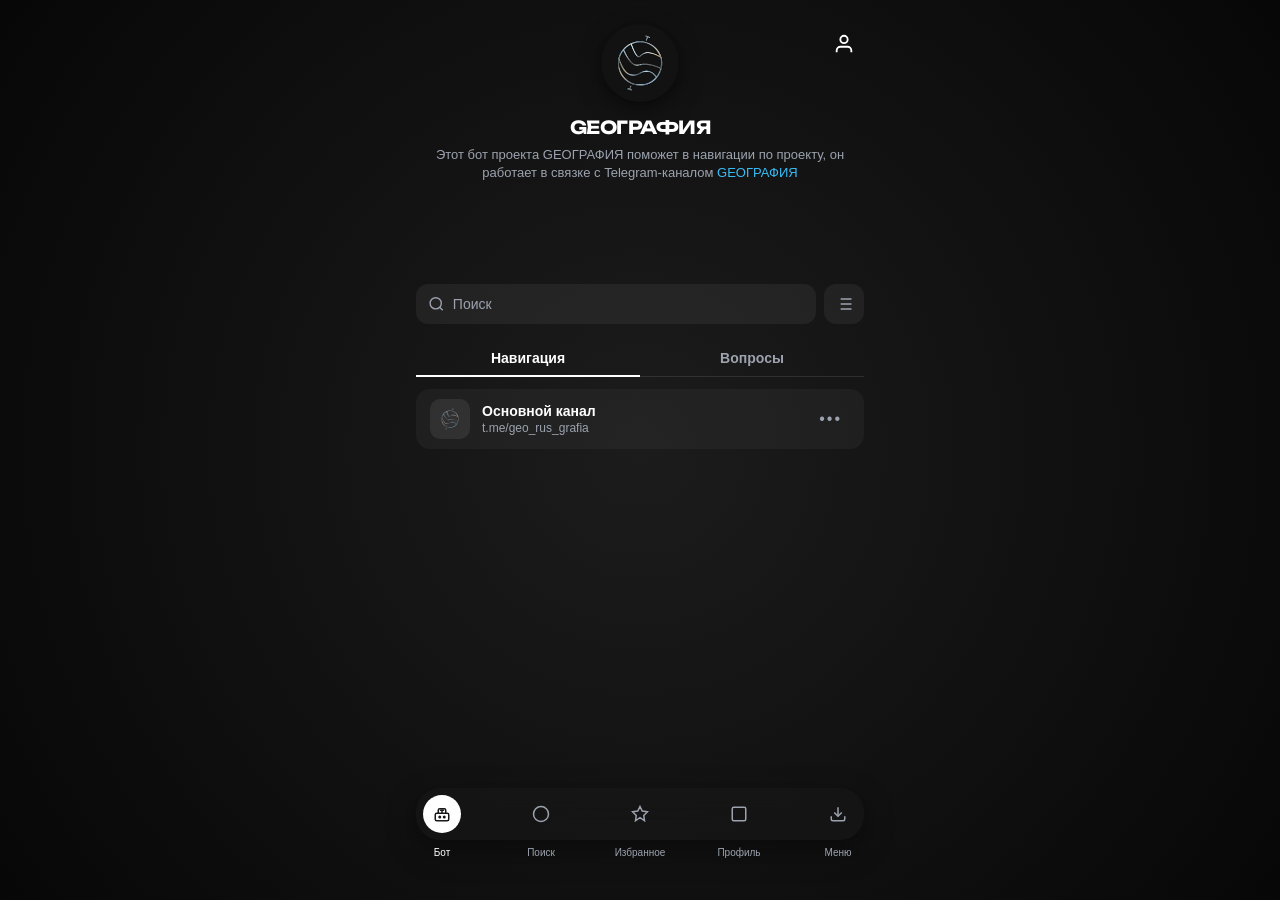
<file: index.html>
<!DOCTYPE html>
<html lang="ru">
<head>
    <meta charset="UTF-8">
    <meta name="viewport" content="width=device-width, initial-scale=1.0, maximum-scale=1.0, user-scalable=no, viewport-fit=cover">
    <title>GEOГРАФИЯ</title>
    
    <link rel="preconnect" href="https://fonts.googleapis.com">
    <link rel="preconnect" href="https://fonts.gstatic.com" crossorigin>
    <link href="https://fonts.googleapis.com/css2?family=Unbounded:wght@400;700;900&display=swap" rel="stylesheet">

    <script src="https://telegram.org/js/telegram-web-app.js"></script>
    <link rel="stylesheet" href="style.css">
</head>
<body>
    <div class="mobile-wrapper">
        <header class="mobile-header">
            <a href="#" class="profile-btn" id="profileBtn" title="Мой geo.geo">
                <svg viewBox="0 0 24 24" fill="none" stroke="currentColor" stroke-width="2">
                    <path d="M20 21v-2a4 4 0 0 0-4-4H8a4 4 0 0 0-4 4v2"/>
                    <circle cx="12" cy="7" r="4"/>
                </svg>
            </a>
            <div class="logo-wrapper" id="logoContainer">
                <img src="images/geo_logo.png" alt="Geo Logo" class="logo">
            </div>
            <h1 class="unbounded-title" id="unboundedTitle">GEOГРАФИЯ</h1>
            <p class="header-desc" id="headerDesc">
                Этот бот проекта GEOГРАФИЯ поможет в навигации по проекту, он работает в связке с Telegram-каналом <a href="https://t.me/geo_rus_grafia" class="accent-link" target="_blank">GEOГРАФИЯ</a>
            </p>
        </header>

<div class="auth-inline-form" id="authInlineForm">
    <div class="auth-input-container" id="authInputContainer">
        <input type="text" id="auth-login-input" class="auth-login-input" placeholder="ваш логин" autocomplete="username">
        <span class="auth-login-suffix">@geo.geo</span>
    </div>
    
    <div class="auth-login-display" id="authLoginDisplay" style="display: none;">
        <span class="auth-display-text" id="authDisplayText"></span>
        <span class="auth-login-suffix">@geo.geo</span>
    </div>
    
    <button class="auth-edit-btn" id="authEditBtn" style="display: none;">
        <svg viewBox="0 0 24 24" fill="none" stroke="currentColor" stroke-width="2" stroke-linecap="round" stroke-linejoin="round">
            <path d="M12 20h9"/>
            <path d="M16.5 3.5a2.121 2.121 0 0 1 3 3L7 19l-4 1 1-4L16.5 3.5z"/>
        </svg>
        Изменить
    </button>
</div>

        <div class="page-content active" id="page-bot">
            <div class="search-section collapsible-element">
                <div class="search-bar">
                    <svg class="search-icon" viewBox="0 0 24 24" fill="none" stroke="currentColor" stroke-width="2"><circle cx="11" cy="11" r="8"/><path d="M21 21l-4.35-4.35"/></svg>
                    <input type="text" placeholder="Поиск" autocomplete="off">
                </div>
                <button class="view-toggle-btn">
                    <svg viewBox="0 0 24 24" fill="none" stroke="currentColor" stroke-width="2"><path d="M8 6h13M8 12h13M8 18h13M3 6h.01M3 12h.01M3 18h.01"/></svg>
                </button>
            </div>

            <div class="tabs-row collapsible-element">
                <button class="tab-btn active" data-tab="tab-navigation">Навигация</button>
                <button class="tab-btn" data-tab="tab-questions">Вопросы</button>
                <div class="tabs-indicator"></div>
            </div>

            <main class="list-container tab-content collapsible-element" id="tab-navigation" style="display: flex;">

                <div class="list-item">
                    <div class="item-icon-box">
                        <img src="images/geo_logo.png" alt="Geo" class="list-logo">
                    </div>
                    <div class="item-info">
                        <span class="item-title">Основной канал</span>
                        <span class="item-subtitle">t.me/geo_rus_grafia</span>
                    </div>
                    <button class="item-menu-btn">•••</button>
                </div>
            </main>

            <main class="list-container tab-content collapsible-element" id="tab-questions" style="display: none;">

                <div class="list-item">
                    <div class="item-icon-box">
                        <img src="images/geo_logo.png" alt="Geo" class="list-logo">
                    </div>
                    <div class="item-info">
                        <span class="item-title">Часто задаваемые вопросы</span>
                        <span class="item-subtitle">База знаний проекта GEOГРАФИЯ</span>
                    </div>
                    <button class="item-menu-btn">•••</button>
                </div>
            </main>
        </div>

        <div class="page-content" id="page-search"></div>
        <div class="page-content" id="page-favorites"></div>
        <div class="page-content" id="page-profile"></div>
        <div class="page-content" id="page-menu"></div>

        <nav class="bottom-nav" id="bottomNav">
            <button class="nav-icon-btn active" data-page="page-bot" title="Бот">
                <div class="nav-icon-wrapper">
                    <svg viewBox="0 0 24 24" fill="none" stroke="currentColor" stroke-width="2" stroke-linecap="round" stroke-linejoin="round">
                        <rect x="3" y="11" width="18" height="10" rx="2"/>
                        <circle cx="9" cy="16" r="1"/>
                        <circle cx="15" cy="16" r="1"/>
                        <path d="M12 11V7"/>
                        <path d="M10 7h4"/>
                        <path d="M7 11V7a2 2 0 0 1 2-2h6a2 2 0 0 1 2 2v4"/>
                    </svg>
                </div>
                <span class="nav-label">Бот</span>
            </button>
            <button class="nav-icon-btn" data-page="page-search" title="Поиск">
                <div class="nav-icon-wrapper">
                    <svg viewBox="0 0 24 24" fill="none" stroke="currentColor" stroke-width="2"><circle cx="12" cy="12" r="10"/></svg>
                </div>
                <span class="nav-label">Поиск</span>
            </button>
            <button class="nav-icon-btn" data-page="page-favorites" title="Избранное">
                <div class="nav-icon-wrapper">
                    <svg viewBox="0 0 24 24" fill="none" stroke="currentColor" stroke-width="2"><polygon points="12 2 15 8 22 9 17 14 18 21 12 17 6 21 7 14 2 9 9 8 12 2"/></svg>
                </div>
                <span class="nav-label">Избранное</span>
            </button>
            <button class="nav-icon-btn" data-page="page-profile" title="Профиль">
                <div class="nav-icon-wrapper">
                    <svg viewBox="0 0 24 24" fill="none" stroke="currentColor" stroke-width="2"><rect x="3" y="3" width="18" height="18" rx="2"/></svg>
                </div>
                <span class="nav-label">Профиль</span>
            </button>
            <button class="nav-icon-btn" data-page="page-menu" title="Меню">
                <div class="nav-icon-wrapper">
                    <svg viewBox="0 0 24 24" fill="none" stroke="currentColor" stroke-width="2"><path d="M21 15v4a2 2 0 0 1-2 2H5a2 2 0 0 1-2-2v-4"/><polyline points="7 10 12 15 17 10"/><line x1="12" y1="15" x2="12" y2="3"/></svg>
                </div>
                <span class="nav-label">Меню</span>
            </button>
        </nav>

        <!-- Контекстное меню -->
<div class="context-menu" id="contextMenu">
    <button class="context-menu-item">
        <svg viewBox="0 0 24 24" fill="none" stroke="currentColor" stroke-width="2" stroke-linecap="round" stroke-linejoin="round">
            <circle cx="12" cy="12" r="10"/>
            <path d="M12 16v-4"/>
            <path d="M12 8h.01"/>
        </svg>
        Что это?
    </button>
</div>
    </div>

    <div class="sheet-backdrop" id="sheetBackdrop">
        <div class="bottom-sheet" id="bottomSheet">
            <div class="sheet-handle-bar" id="sheetHandle">
                <div class="sheet-handle-line"></div>
            </div>
            <div class="sheet-content">
                <h2 class="sheet-title">Аккаунт @geo.geo</h2>
                <p class="sheet-text">Здесь будет находиться информация и настройки вашего аккаунта внутри проекта GEOГРАФИЯ.</p>
            </div>
        </div>
    </div>

<script src="welcome-greeting.js"></script>

<script>
window.addEventListener('DOMContentLoaded', () => {
    if (window.Telegram && window.Telegram.WebApp) {
        const tg = window.Telegram.WebApp;
        tg.ready();
        tg.expand();
        if (tg.setHeaderColor) tg.setHeaderColor('#070707');
    }

    function triggerHaptic() {
        if (window.Telegram && window.Telegram.WebApp && window.Telegram.WebApp.HapticFeedback) {
            const haptic = window.Telegram.WebApp.HapticFeedback;
            haptic.impactOccurred('light');
            setTimeout(() => haptic.impactOccurred('light'), 70);
        } else if (navigator.vibrate) {
            navigator.vibrate([15, 40, 15]);
        }
    }

    const navButtons = document.querySelectorAll('.nav-icon-btn');
    const pageContents = document.querySelectorAll('.page-content');
    const headerDesc = document.getElementById('headerDesc');
    const unboundedTitle = document.getElementById('unboundedTitle');
    const logoContainer = document.getElementById('logoContainer');

    const pageDescriptions = {
        'page-bot': 'Этот бот проекта GEOГРАФИЯ поможет в навигации по проекту, он работает в связке с Telegram-каналом <a href="https://t.me/geo_rus_grafia" class="accent-link" target="_blank">GEOГРАФИЯ</a>',
        'page-search': 'Поиск по разделам и материалам проекта <a href="https://t.me/geo_rus_grafia" class="accent-link" target="_blank">GEOГРАФИЯ</a>',
        'page-favorites': 'Ваши избранные разделы и сохранённые материалы <a href="https://t.me/geo_rus_grafia" class="accent-link" target="_blank">GEOГРАФИЯ</a>',
        'page-profile': 'Ваш профиль и настройки аккаунта <a href="https://t.me/geo_rus_grafia" class="accent-link" target="_blank">GEOГРАФИЯ</a>',
        'page-menu': 'Дополнительные функции и настройки <a href="https://t.me/geo_rus_grafia" class="accent-link" target="_blank">GEOГРАФИЯ</a>'
    };

    function switchPage(pageId) {
        const currentPage = document.querySelector('.page-content.active');
        const targetPage = document.getElementById(pageId);
        if (!targetPage || currentPage === targetPage) return;
        navButtons.forEach(btn => {
            if (btn.dataset.page === pageId) btn.classList.add('active');
            else btn.classList.remove('active');
        });
        if (currentPage) {
            currentPage.querySelectorAll('.collapsible-element').forEach(el => {
                el.style.transition = 'transform 0.2s ease, opacity 0.15s ease, filter 0.15s ease';
                el.style.opacity = '0'; el.style.filter = 'blur(12px)'; el.style.transform = 'translateY(40px) scale(0.97)'; el.style.pointerEvents = 'none';
            });
        }
        setTimeout(() => {
            pageContents.forEach(page => { page.classList.remove('active'); page.style.display = 'none'; });
            targetPage.style.display = 'block';
            targetPage.classList.add('active');
            const targetElements = targetPage.querySelectorAll('.collapsible-element');
            targetElements.forEach(el => {
                el.style.transition = 'none'; el.style.opacity = '0'; el.style.filter = 'blur(12px)'; el.style.transform = 'translateY(40px) scale(0.97)'; el.style.pointerEvents = 'none';
            });
            requestAnimationFrame(() => {
                targetElements.forEach((el, index) => {
                    setTimeout(() => {
                        el.style.transition = 'transform 0.4s cubic-bezier(0.16, 1, 0.3, 1), opacity 0.3s ease, filter 0.3s ease';
                        el.style.opacity = '1'; el.style.filter = 'blur(0)'; el.style.transform = 'translateY(0) scale(1)'; el.style.pointerEvents = 'auto';
                    }, index * 50);
                });
            });
            if (pageDescriptions[pageId] && !document.querySelector('.mobile-wrapper').classList.contains('auth-mode')) {
                headerDesc.classList.add('blur-transition');
                setTimeout(() => { headerDesc.innerHTML = pageDescriptions[pageId]; headerDesc.classList.remove('blur-transition'); }, 180);
            }
        }, 200);
    }

    navButtons.forEach(btn => {
        btn.addEventListener('click', () => {
            const pageId = btn.dataset.page;
            if (!pageId) return;
            triggerHaptic();
            switchPage(pageId);
        });
    });

    // ====== КОНТЕКСТНОЕ МЕНЮ ======
    const contextMenu = document.getElementById('contextMenu');
    const menuButtons = document.querySelectorAll('.item-menu-btn');

    menuButtons.forEach(btn => {
        btn.addEventListener('click', (e) => {
            e.preventDefault();
            e.stopPropagation();
            triggerHaptic();
            
            const rect = btn.getBoundingClientRect();
            const menuWidth = 140;
            const menuHeight = 50;
            
            let left = rect.left;
            let top = rect.bottom + 8;
            
            if (left + menuWidth > window.innerWidth - 16) {
                left = window.innerWidth - menuWidth - 16;
            }
            
            if (top + menuHeight > window.innerHeight - 80) {
                top = rect.top - menuHeight - 8;
            }
            
            contextMenu.style.left = left + 'px';
            contextMenu.style.top = top + 'px';
            contextMenu.classList.add('active');
        });
    });

    document.addEventListener('click', (e) => {
        if (contextMenu && !contextMenu.contains(e.target)) {
            contextMenu.classList.remove('active');
        }
    });

    document.addEventListener('scroll', () => {
        if (contextMenu) contextMenu.classList.remove('active');
    });

    const tabBtns = document.querySelectorAll('.tab-btn');
    const tabContents = document.querySelectorAll('.tab-content');
    const tabsIndicator = document.querySelector('.tabs-indicator');
    function moveIndicator(btn, instant = false) {
        if (instant) tabsIndicator.style.transition = 'none';
        tabsIndicator.style.width = btn.offsetWidth + 'px';
        tabsIndicator.style.left = btn.offsetLeft + 'px';
        if (instant) { tabsIndicator.offsetHeight; tabsIndicator.style.transition = 'left 0.3s cubic-bezier(0.4, 0, 0.2, 1), width 0.3s cubic-bezier(0.4, 0, 0.2, 1)'; }
    }
    const activeTabBtn = document.querySelector('.tab-btn.active');
    if (activeTabBtn) moveIndicator(activeTabBtn, true);
    tabBtns.forEach(btn => {
        btn.addEventListener('click', () => {
            const targetTabId = btn.getAttribute('data-tab');
            const targetContent = document.getElementById(targetTabId);
            if (btn.classList.contains('active')) return;
            triggerHaptic();
            tabBtns.forEach(b => b.classList.remove('active'));
            btn.classList.add('active');
            moveIndicator(btn, false);
            const currentContent = Array.from(tabContents).find(c => c.style.display === 'flex');
            if (currentContent && currentContent !== targetContent) {
                currentContent.style.transition = 'transform 0.2s ease, opacity 0.15s ease, filter 0.15s ease';
                currentContent.style.opacity = '0'; currentContent.style.filter = 'blur(12px)'; currentContent.style.transform = 'translateY(40px) scale(0.97)'; currentContent.style.pointerEvents = 'none';
                setTimeout(() => {
                    currentContent.style.display = 'none';
                    targetContent.style.display = 'flex';
                    targetContent.style.opacity = '0'; targetContent.style.filter = 'blur(12px)'; targetContent.style.transform = 'translateY(40px) scale(0.97)'; targetContent.style.pointerEvents = 'none';
                    requestAnimationFrame(() => {
                        requestAnimationFrame(() => {
                            targetContent.style.transition = 'transform 0.4s cubic-bezier(0.16, 1, 0.3, 1), opacity 0.3s ease, filter 0.3s ease';
                            targetContent.style.opacity = '1'; targetContent.style.filter = 'blur(0)'; targetContent.style.transform = 'translateY(0) scale(1)'; targetContent.style.pointerEvents = 'auto';
                        });
                    });
                }, 200);
            }
        });
    });

    // ====== АВТОРИЗАЦИЯ ======
    const profileBtn = document.getElementById('profileBtn');
    const mobileWrapper = document.querySelector('.mobile-wrapper');
    const authInlineForm = document.getElementById('authInlineForm');
    const authLoginInput = document.getElementById('auth-login-input');
    const authInputContainer = document.getElementById('authInputContainer');
    const authLoginDisplay = document.getElementById('authLoginDisplay');
    const authDisplayText = document.getElementById('authDisplayText');
    const authEditBtn = document.getElementById('authEditBtn');
    const sheetBackdrop = document.getElementById('sheetBackdrop');
    const bottomSheet = document.getElementById('bottomSheet');
    const sheetHandle = document.getElementById('sheetHandle');
    let isAuthMode = false;
    let authTypingTimeout = null;
    let isEditMode = false;

    function openSheet() {
        triggerHaptic();
        sheetBackdrop.classList.add('active');
    }
    
    function closeSheet() {
        triggerHaptic();
        sheetBackdrop.classList.remove('active');
        if (bottomSheet) {
            bottomSheet.style.transition = 'transform 0.35s cubic-bezier(0.16, 1, 0.3, 1)';
            bottomSheet.style.transform = '';
        }
        
        // Сбрасываем заголовок и текст через 350мс (после закрытия)
        setTimeout(() => {
            const sheetTitle = document.querySelector('.sheet-title');
            const sheetText = document.querySelector('.sheet-text');
            
            if (sheetTitle) {
                sheetTitle.textContent = 'Аккаунт @geo.geo';
            }
            
            if (sheetText) {
                sheetText.textContent = 'Здесь будет находиться информация и настройки вашего аккаунта внутри проекта GEOГРАФИЯ.';
            }
        }, 350);
    }

    function showLoginDisplay(value) {
        authInputContainer.style.transition = 'opacity 0.2s ease, filter 0.2s ease';
        authInputContainer.style.opacity = '0';
        authInputContainer.style.filter = 'blur(12px)';
        setTimeout(() => {
            authInputContainer.style.display = 'none';
            authInputContainer.style.opacity = '';
            authInputContainer.style.filter = '';
            authInputContainer.style.transition = '';
            authDisplayText.textContent = value;
            authLoginDisplay.style.display = 'flex';
            authEditBtn.style.display = 'flex';
            requestAnimationFrame(() => {
                authLoginDisplay.classList.add('visible');
                setTimeout(() => authEditBtn.classList.add('visible'), 150);
            });
        }, 200);
    }

    if (authLoginInput) {
        authLoginInput.addEventListener('input', () => {
            const value = authLoginInput.value.trim();
            if (authTypingTimeout) clearTimeout(authTypingTimeout);
            
            if (!value) {
                authInputContainer.style.display = 'flex';
                authInputContainer.style.opacity = '1';
                authInputContainer.style.filter = 'blur(0)';
                authLoginDisplay.classList.remove('visible');
                authEditBtn.classList.remove('visible');
                setTimeout(() => {
                    authLoginDisplay.style.display = 'none';
                    authEditBtn.style.display = 'none';
                }, 300);
                return;
            }
            
            authTypingTimeout = setTimeout(() => {
                showLoginDisplay(value);
                isEditMode = false;
            }, 2000);
        });
    }

    if (authEditBtn) {
        authEditBtn.addEventListener('click', () => {
            triggerHaptic();
            isEditMode = true;
            authLoginDisplay.classList.remove('visible');
            authEditBtn.classList.remove('visible');
            setTimeout(() => {
                authLoginDisplay.style.display = 'none';
                authEditBtn.style.display = 'none';
                authInputContainer.style.display = 'flex';
                authInputContainer.style.opacity = '0';
                authInputContainer.style.filter = 'blur(12px)';
                requestAnimationFrame(() => {
                    authInputContainer.style.transition = 'transform 0.4s cubic-bezier(0.16, 1, 0.3, 1), opacity 0.3s ease, filter 0.3s ease';
                    authInputContainer.style.opacity = '1';
                    authInputContainer.style.filter = 'blur(0)';
                });
                authLoginInput.focus();
                
                if (authTypingTimeout) clearTimeout(authTypingTimeout);
                authTypingTimeout = setTimeout(() => {
                    const currentValue = authLoginInput.value.trim();
                    if (currentValue) {
                        showLoginDisplay(currentValue);
                    } else {
                        authInputContainer.style.display = 'flex';
                        authInputContainer.style.opacity = '1';
                        authInputContainer.style.filter = 'blur(0)';
                    }
                    isEditMode = false;
                }, 3000);
            }, 300);
        });
    }

    profileBtn.addEventListener('click', (e) => {
        e.preventDefault();
        triggerHaptic();
        isAuthMode = !isAuthMode;
        if (isAuthMode) {
            profileBtn.classList.add('morphing');
            setTimeout(() => {
                profileBtn.innerHTML = '<svg viewBox="0 0 24 24" fill="none" stroke="currentColor" stroke-width="2"><path d="M19 12H5M12 19l-7-7 7-7"/></svg>';
                profileBtn.classList.remove('morphing');
            }, 150);
            profileBtn.setAttribute('title', 'Назад');
            mobileWrapper.classList.add('auth-mode');
            if (authInlineForm) setTimeout(() => authInlineForm.classList.add('visible'), 300);
            document.querySelectorAll('.page-content.active .collapsible-element').forEach(el => {
                el.style.transition = 'transform 0.2s ease, opacity 0.15s ease, filter 0.15s ease';
                el.style.opacity = '0'; el.style.filter = 'blur(12px)'; el.style.transform = 'translateY(40px) scale(0.97)'; el.style.pointerEvents = 'none';
            });
            headerDesc.classList.add('blur-transition');
            setTimeout(() => {
                headerDesc.innerHTML = 'Авторизуйтесь с вашим внутренним аккаунтом <a href="#" class="accent-link" id="authLink">@geo.geo</a>';
                headerDesc.classList.remove('blur-transition');
                document.getElementById('authLink').addEventListener('click', (linkEvent) => { linkEvent.preventDefault(); openSheet(); });
            }, 180);
            unboundedTitle.classList.add('blur-transition');
            setTimeout(() => { unboundedTitle.textContent = 'АВТОРИЗАЦИЯ'; unboundedTitle.classList.remove('blur-transition'); }, 180);
            logoContainer.classList.add('blur-transition');
            setTimeout(() => { logoContainer.innerHTML = '<span class="at-symbol">@</span>'; logoContainer.classList.remove('blur-transition'); }, 180);
            document.getElementById('bottomNav').classList.add('hidden');
        } else {
            profileBtn.classList.add('morphing');
            setTimeout(() => {
                profileBtn.innerHTML = '<svg viewBox="0 0 24 24" fill="none" stroke="currentColor" stroke-width="2"><path d="M20 21v-2a4 4 0 0 0-4-4H8a4 4 0 0 0-4 4v2"/><circle cx="12" cy="7" r="4"/></svg>';
                profileBtn.classList.remove('morphing');
            }, 150);
            profileBtn.setAttribute('title', 'Мой geo.geo');
            if (authInlineForm) authInlineForm.classList.remove('visible');
            if (authTypingTimeout) clearTimeout(authTypingTimeout);
            headerDesc.classList.add('blur-transition');
            setTimeout(() => {
                const activePage = document.querySelector('.page-content.active');
                headerDesc.innerHTML = activePage ? pageDescriptions[activePage.id] : 'Этот бот проекта GEOГРАФИЯ поможет в навигации по проекту, он работает в связке с Telegram-каналом <a href="https://t.me/geo_rus_grafia" class="accent-link" target="_blank">GEOГРАФИЯ</a>';
                headerDesc.classList.remove('blur-transition');
            }, 180);
            unboundedTitle.classList.add('blur-transition');
            setTimeout(() => { unboundedTitle.textContent = 'GEOГРАФИЯ'; unboundedTitle.classList.remove('blur-transition'); }, 180);
            logoContainer.classList.add('blur-transition');
            setTimeout(() => { logoContainer.innerHTML = '<img src="images/geo_logo.png" alt="Geo Logo" class="logo">'; logoContainer.classList.remove('blur-transition'); }, 180);
            setTimeout(() => {
                mobileWrapper.classList.remove('auth-mode');
                document.querySelectorAll('.page-content.active .collapsible-element').forEach(el => {
                    el.style.transition = 'transform 0.4s cubic-bezier(0.16, 1, 0.3, 1), opacity 0.3s ease, filter 0.3s ease';
                    el.style.opacity = '1'; el.style.filter = 'blur(0)'; el.style.transform = 'translateY(0) scale(1)'; el.style.pointerEvents = 'auto';
                });
            }, 200);
            document.getElementById('bottomNav').classList.remove('hidden');
        }
    });

    sheetBackdrop.addEventListener('click', (e) => { if (e.target === sheetBackdrop) closeSheet(); });
    sheetHandle.addEventListener('click', () => closeSheet());

    let startY = 0, currentY = 0, isDragging = false;
    bottomSheet.addEventListener('touchstart', (e) => { startY = e.touches[0].clientY; isDragging = true; bottomSheet.style.transition = 'none'; }, { passive: true });
    bottomSheet.addEventListener('touchmove', (e) => { if (!isDragging) return; currentY = e.touches[0].clientY; let diff = currentY - startY; if (diff > 0) bottomSheet.style.transform = `translateY(${diff}px)`; }, { passive: true });
    bottomSheet.addEventListener('touchend', () => {
        if (!isDragging) return;
        isDragging = false;
        let diff = currentY - startY;
        if (diff > 100) closeSheet();
        else { bottomSheet.style.transition = 'transform 0.35s cubic-bezier(0.16, 1, 0.3, 1)'; bottomSheet.style.transform = 'translateY(0)'; }
        startY = 0; currentY = 0;
    });

    function redirectToLink(url) {
        if (typeof injectGreetingStyles === 'function') injectGreetingStyles();
        document.querySelectorAll('.page-content.active .collapsible-element, .bottom-nav').forEach(el => {
            el.style.transition = 'transform 0.4s ease, opacity 0.3s ease, filter 0.3s ease';
            el.style.opacity = '0'; el.style.filter = 'blur(12px)'; el.style.transform = 'translateY(40px) scale(0.97)'; el.style.pointerEvents = 'none';
        });
        [logoContainer, unboundedTitle, headerDesc, profileBtn].forEach(el => {
            if (el) { el.style.transition = 'transform 0.4s ease, opacity 0.3s ease, filter 0.3s ease'; el.style.opacity = '0'; el.style.filter = 'blur(12px)'; el.style.transform = 'translateY(20px) scale(0.95)'; }
        });
        setTimeout(() => {
            const overlay = document.createElement('div');
            overlay.id = 'redirectOverlay';
            overlay.style.cssText = 'position: fixed; top: 0; left: 0; width: 100%; height: 100%; display: flex; align-items: center; justify-content: center; z-index: 9999; opacity: 0; transition: opacity 0.5s ease; overflow: hidden; background: transparent;';
            overlay.innerHTML = '<img src="images/geo_logo.png" alt="" style="position: absolute; top: 45%; right: -15%; width: 900px; height: auto; pointer-events: none; z-index: 1; opacity: 0; filter: blur(15px) brightness(0.9); transform-origin: center right; animation: intenseFloat 6s ease-in-out infinite alternate; transition: opacity 1.5s ease;" class="redirect-bg-logo"><div style="text-align: center; padding: 20px; font-family: \'Unbounded\', sans-serif; display: flex; flex-direction: column; align-items: center; position: relative; z-index: 10;"><div class="welcome-character-container state-loading revealed redirect-character" style="margin-bottom: 30px; opacity: 0; transform: translateY(-60px) scale(0.9); transition: opacity 0.6s ease, transform 0.6s cubic-bezier(0.16, 1, 0.3, 1);"><div class="char-loader"><div class="loader-dot"></div><div class="loader-dot"></div><div class="loader-dot"></div></div><div class="char-eyes"><div class="char-eye"><div class="char-pupil"></div></div><div class="char-eye"><div class="char-pupil"></div></div></div><div class="char-mouth"></div></div><div class="redirect-text-block" style="opacity: 0; transform: translateY(60px) scale(0.9); filter: blur(10px); transition: opacity 0.6s ease, transform 0.6s cubic-bezier(0.16, 1, 0.3, 1), filter 0.6s ease;"><h2 style="font-size: 20px; font-weight: 700; color: #ffffff; margin-bottom: 12px; letter-spacing: -0.5px;">ПЕРЕБРАСЫВАЕМ ВАС В НАШ СЕРВИС</h2><a href="' + url + '" target="_blank" style="font-size: 14px; color: #38bdf8; text-decoration: none;">' + url + '</a></div></div>';
            document.body.appendChild(overlay);
            requestAnimationFrame(() => {
                overlay.style.opacity = '1';
                const bgLogo = overlay.querySelector('.redirect-bg-logo');
                const character = overlay.querySelector('.redirect-character');
                const textBlock = overlay.querySelector('.redirect-text-block');
                setTimeout(() => { if (bgLogo) bgLogo.style.opacity = '0.25'; }, 200);
                setTimeout(() => { if (character) { character.style.opacity = '1'; character.style.transform = 'translateY(0) scale(1)'; } }, 100);
                setTimeout(() => { if (textBlock) { textBlock.style.opacity = '1'; textBlock.style.transform = 'translateY(0) scale(1)'; textBlock.style.filter = 'blur(0)'; } }, 250);
                function blinkCharacter() { if (!character || !document.contains(character)) return; character.classList.add('blinking'); setTimeout(() => { if (character) character.classList.remove('blinking'); }, 120); }
                setTimeout(() => blinkCharacter(), 800);
                setTimeout(() => blinkCharacter(), 1600);
                setTimeout(() => blinkCharacter(), 2400);
            });
            setTimeout(() => { window.open(url, '_blank'); setTimeout(() => window.location.reload(), 500); }, 3000);
        }, 400);
    }

    document.addEventListener('click', (e) => {
        const link = e.target.closest('a[href="https://t.me/geo_rus_grafia"]');
        if (link) { e.preventDefault(); triggerHaptic(); redirectToLink('https://t.me/geo_rus_grafia'); }
    });

    // ====== ИСЧЕЗНОВЕНИЕ ПРИ КЛИКЕ НА БЛОК ======
    const listItems = document.querySelectorAll('.list-item');

    listItems.forEach(item => {
        item.addEventListener('click', (e) => {
            if (e.target.closest('.item-menu-btn')) return;
            
            triggerHaptic();
            
            // Запоминаем позицию нажатого блока
            const rect = item.getBoundingClientRect();
            
            // Определяем, из какой вкладки блок
            const parentTab = item.closest('.tab-content');
            const isQuestionsTab = parentTab && parentTab.id === 'tab-questions';
            
            // Создаём копию блока-заглушки
            const clone = item.cloneNode(true);
            clone.classList.add('clone-item');
            clone.style.position = 'fixed';
            clone.style.left = rect.left + 'px';
            clone.style.top = rect.top + 'px';
            clone.style.width = rect.width + 'px';
            clone.style.zIndex = '100';
            clone.style.pointerEvents = 'none';
            clone.style.opacity = '1';
            clone.style.filter = 'blur(0)';
            clone.style.transform = 'scale(1)';
            clone.style.transition = 'top 1.2s cubic-bezier(0.16, 1, 0.3, 1), opacity 0.6s ease, filter 0.6s ease';
            clone.style.margin = '0';
            clone.style.display = 'flex';
            clone.style.alignItems = 'center';
            clone.style.overflow = 'visible';
            
            // Сразу убираем «•••» и ставим стрелочку (скрытую)
            const cloneMenuBtn = clone.querySelector('.item-menu-btn');
            if (cloneMenuBtn) {
                cloneMenuBtn.className = 'clone-arrow-btn';
                cloneMenuBtn.innerHTML = '<svg viewBox="0 0 24 24" fill="none" stroke="currentColor" stroke-width="2"><path d="M19 12H5M12 19l-7-7 7-7"/></svg>';
                cloneMenuBtn.style.opacity = '0';
                cloneMenuBtn.style.filter = 'blur(12px)';
                cloneMenuBtn.style.transition = 'opacity 0.6s ease, filter 0.6s ease';
            }
            
            // Вставляем копию ПОД оригинал
            document.body.appendChild(clone);
            
            // Все элементы исчезают
            const bottomNav = document.getElementById('bottomNav');
            const logoWrapper = document.getElementById('logoContainer');
            const title = document.getElementById('unboundedTitle');
            const desc = document.getElementById('headerDesc');
            const profileBtn = document.getElementById('profileBtn');
            const searchSection = document.querySelector('.search-section');
            const tabsRow = document.querySelector('.tabs-row');
            
            const allElements = [
                bottomNav, logoWrapper, title, desc, profileBtn, searchSection, tabsRow, item
            ];
            
            allElements.forEach(el => {
                if (el) {
                    el.style.setProperty('transition', 'opacity 0.6s ease, filter 0.6s ease', 'important');
                    el.style.setProperty('opacity', '0', 'important');
                    el.style.setProperty('filter', 'blur(12px)', 'important');
                    el.style.setProperty('pointer-events', 'none', 'important');
                }
            });
            
            // Копия поднимается вверх
            setTimeout(() => {
                clone.style.top = '20px';
            }, 600);
            
            // Подпись удаляется, стрелочка появляется, текст заменяется на новый (центрированный), кнопка растягивается
            setTimeout(() => {
                const subtitle = clone.querySelector('.item-subtitle');
                const titleEl = clone.querySelector('.item-title');
                
                // Запоминаем текст
                const titleText = titleEl ? titleEl.textContent : '';
                
                // Скрываем старый текст и подпись
                if (subtitle) {
                    subtitle.style.transition = 'opacity 0.4s ease, filter 0.4s ease';
                    subtitle.style.opacity = '0';
                    subtitle.style.filter = 'blur(12px)';
                }
                if (titleEl) {
                    titleEl.style.transition = 'opacity 0.4s ease, filter 0.4s ease';
                    titleEl.style.opacity = '0';
                    titleEl.style.filter = 'blur(8px)';
                }
                
                // Через 400мс — удаляем старые и создаём новый центрированный текст
                setTimeout(() => {
                    if (subtitle) subtitle.style.display = 'none';
                    if (titleEl) titleEl.style.display = 'none';
                    
                    // Создаём новый текст — независимый, по центру по вертикали с лого
                    const newTitle = document.createElement('span');
                    newTitle.className = 'item-title-new';
                    newTitle.textContent = titleText;
                    newTitle.style.position = 'absolute';
                    newTitle.style.left = '70px';
                    newTitle.style.right = '60px';
                    newTitle.style.top = '50%';
                    newTitle.style.transform = 'translateY(-50%)';
                    newTitle.style.fontSize = '22px';
                    newTitle.style.fontWeight = '600';
                    newTitle.style.color = '#ffffff';
                    newTitle.style.opacity = '0';
                    newTitle.style.filter = 'blur(8px)';
                    newTitle.style.transition = 'opacity 0.4s ease, filter 0.4s ease';
                    newTitle.style.whiteSpace = 'nowrap';
                    newTitle.style.overflow = 'hidden';
                    newTitle.style.textOverflow = 'ellipsis';
                    newTitle.style.textAlign = 'center';
                    
                    // Добавляем прямо в clone (не в item-info)
                    clone.appendChild(newTitle);
                    
                    // Проявляем новый текст
                    requestAnimationFrame(() => {
                        newTitle.style.opacity = '1';
                        newTitle.style.filter = 'blur(0)';
                    });
                }, 400);
                
                if (cloneMenuBtn) {
                    cloneMenuBtn.style.opacity = '1';
                    cloneMenuBtn.style.filter = 'blur(0)';
                    
                    clone.style.pointerEvents = 'auto';
                    cloneMenuBtn.style.pointerEvents = 'auto';
                    cloneMenuBtn.style.cursor = 'pointer';
                    
                    cloneMenuBtn.addEventListener('click', (ev) => {
                        ev.stopPropagation();
                        triggerHaptic();
                        
                        // Удаляем контент (если есть)
                        const existingContent = document.querySelector('.questions-content');
                        if (existingContent) {
                            existingContent.style.transition = 'opacity 0.4s ease, filter 0.4s ease';
                            existingContent.style.opacity = '0';
                            existingContent.style.filter = 'blur(12px)';
                            setTimeout(() => {
                                existingContent.remove();
                            }, 400);
                        }
                        
                        clone.style.transition = 'opacity 0.6s ease, filter 0.6s ease';
                        clone.style.opacity = '0';
                        clone.style.filter = 'blur(12px)';
                        
                        setTimeout(() => {
                            clone.remove();
                            
                            allElements.forEach(el => {
                                if (el) {
                                    el.style.removeProperty('transition');
                                    el.style.removeProperty('opacity');
                                    el.style.removeProperty('filter');
                                    el.style.removeProperty('pointer-events');
                                }
                            });
                        }, 600);
                    });
                }
                
                // Квадрат с лого — убираем фон, границы, размеры
                const iconBox = clone.querySelector('.item-icon-box');
                const logo = clone.querySelector('.list-logo');
                
                if (iconBox) {
                    iconBox.style.transition = 'background 0.6s ease, border-radius 0.6s ease, width 0.6s ease, height 0.6s ease, box-shadow 0.6s ease';
                    iconBox.style.background = 'transparent';
                    iconBox.style.borderRadius = '0';
                    iconBox.style.boxShadow = 'none';
                    iconBox.style.width = 'auto';
                    iconBox.style.height = 'auto';
                }
                
                // Лого увеличивается
                if (logo) {
                    logo.style.transition = 'width 0.6s ease, height 0.6s ease';
                    logo.style.width = '40px';
                    logo.style.height = '40px';
                }
                
                // Кнопка растягивается — становится верхней вкладкой
                clone.style.transition = 'left 0.6s cubic-bezier(0.16, 1, 0.3, 1), width 0.6s cubic-bezier(0.16, 1, 0.3, 1), top 0.6s cubic-bezier(0.16, 1, 0.3, 1), border-radius 0.6s ease, padding 0.6s ease';
                clone.style.left = '0px';
                clone.style.width = '100vw';
                clone.style.top = '0px';
                clone.style.borderRadius = '0 0 20px 20px';
                clone.style.padding = '16px 20px';
            }, 1800);
            
            // Если это вкладка "Вопросы" — показываем контент через 2400мс
            if (isQuestionsTab) {
                setTimeout(() => {
                    // Создаём контейнер для контента
                    const contentContainer = document.createElement('div');
                    contentContainer.className = 'questions-content';
                    contentContainer.style.cssText = `
                        position: fixed;
                        top: 90px;
                        left: 50%;
                        transform: translateX(-50%);
                        width: calc(100% - 32px);
                        max-width: 448px;
                        z-index: 90;
                        display: flex;
                        flex-direction: column;
                        gap: 10px;
                        pointer-events: auto;
                        opacity: 0;
                        filter: blur(12px);
                        transition: opacity 0.5s ease, filter 0.5s ease;
                    `;
                    
                    // Первый прямоугольник — кнопка с вопросом
                    const firstQuestion = document.createElement('button');
                    firstQuestion.className = 'question-item';
                    firstQuestion.textContent = 'Почему проект GEOГРАФИЯ приостановлен в разработке?';
                    firstQuestion.style.cssText = `
                        width: 100%;
                        background: rgba(255, 255, 255, 0.06);
                        backdrop-filter: blur(16px);
                        -webkit-backdrop-filter: blur(16px);
                        border: none;
                        border-radius: 14px;
                        padding: 16px 20px;
                        color: #ffffff;
                        font-size: 14px;
                        font-weight: 600;
                        text-align: left;
                        cursor: pointer;
                        opacity: 0;
                        filter: blur(12px);
                        transform: translateY(40px) scale(0.97);
                        transition: opacity 0.5s ease, filter 0.5s ease, transform 0.5s cubic-bezier(0.16, 1, 0.3, 1), background 0.2s ease;
                    `;
                    
                    contentContainer.appendChild(firstQuestion);
                    document.body.appendChild(contentContainer);
                    
                    // Плавное появление контейнера
                    requestAnimationFrame(() => {
                        contentContainer.style.opacity = '1';
                        contentContainer.style.filter = 'blur(0)';
                    });
                    
                    // Появление первого вопроса
                    setTimeout(() => {
                        firstQuestion.style.opacity = '1';
                        firstQuestion.style.filter = 'blur(0)';
                        firstQuestion.style.transform = 'translateY(0) scale(1)';
                    }, 200);
                    
                    // Hover-эффект для ПК
                    if (window.matchMedia('(hover: hover)').matches) {
                        firstQuestion.addEventListener('mouseenter', () => {
                            firstQuestion.style.background = 'rgba(255, 255, 255, 0.1)';
                        });
                        firstQuestion.addEventListener('mouseleave', () => {
                            firstQuestion.style.background = 'rgba(255, 255, 255, 0.06)';
                        });
                    }
                    
                    // Обработчик клика на вопрос — открываем bottom sheet с ответом
                    firstQuestion.addEventListener('click', () => {
                        triggerHaptic();
                        
                        // Обновляем содержимое bottom sheet
                        const sheetTitle = document.querySelector('.sheet-title');
                        const sheetText = document.querySelector('.sheet-text');
                        
                        if (sheetTitle) {
                            sheetTitle.textContent = 'Почему проект GEOГРАФИЯ приостановлен в разработке?';
                        }
                        
                        if (sheetText) {
                            sheetText.innerHTML = `
                                <svg viewBox="0 0 24 24" fill="none" stroke="currentColor" stroke-width="2" stroke-linecap="round" stroke-linejoin="round" style="width: 32px; height: 32px; margin: 0 auto 16px auto; display: block; color: #9ca3af;">
                                    <path d="M13 2L3 14h9l-1 8 10-12h-9l1-8z"/>
                                    <line x1="4" y1="4" x2="20" y2="20" stroke-width="2.5"/>
                                </svg>
                                <span style="text-align: left; display: block;">Разработка проекта GEOГРАФИЯ является частично приостановленной в связи с тем, что в регионе происхождения проекта происходят значительные и длительные нарушения в работе электроснабжения, интернет-услуг (как мобильных, так и WI-FI) и иных общественных благ. Работа в данных условиях практически невозможна и достаточно проблематична. Надеемся, что в скором времени работа над проектом возобновится в полном или относительно умеренном режиме!</span>
                            `;
                        }
                        
                        openSheet();
                    });
                }, 2400);
            }
        });
    });
});
</script>
</body>
</html>
</file>
<file: style.css>
* {
    margin: 0;
    padding: 0;
    box-sizing: border-box;
    -webkit-tap-highlight-color: transparent;
}

html, body {
    width: 100%;
    height: 100%;
    overflow-x: hidden;
    user-select: none;
    background: radial-gradient(circle at center, #1C1C1C 0%, #070707 100%);
    font-family: -apple-system, BlinkMacSystemFont, 'Segoe UI', Roboto, Helvetica, Arial, sans-serif;
    color: #ffffff;
}

.mobile-wrapper {
    display: flex;
    flex-direction: column;
    align-items: center;
    padding: 24px 16px;
    max-width: 480px;
    margin: 0 auto;
}

/* Шапка */
.mobile-header {
    display: flex;
    flex-direction: column;
    align-items: center;
    text-align: center;
    margin-bottom: 20px;
    position: relative;
    width: 100%;
}

/* Кнопка профиля / стрелки */
.profile-btn {
    position: absolute;
    top: 0;
    right: 0;
    width: 40px;
    height: 40px;
    background: transparent;
    border: none;
    border-radius: 50%;
    display: flex;
    align-items: center;
    justify-content: center;
    color: #ffffff;
    text-decoration: none;
    -webkit-tap-highlight-color: transparent;
    transition: background 0.2s ease, transform 0.15s ease, opacity 0.15s ease;
}

.profile-btn.morphing {
    transform: scale(0.85);
    opacity: 0.2;
}

@media (hover: hover) {
    .profile-btn:hover {
        background: rgba(255, 255, 255, 0.08);
    }
}

.profile-btn:hover {
    background: rgba(255, 255, 255, 0.15);
}

.profile-btn svg {
    width: 22px;
    height: 22px;
}

.logo-wrapper {
    width: 78px;
    height: 78px;
    background: #121212;
    border-radius: 50%;
    display: flex;
    align-items: center;
    justify-content: center;
    box-shadow: 0 8px 24px rgba(0, 0, 0, 0.4), 
                0 2px 6px rgba(0, 0, 0, 0.2);
    margin-bottom: 14px;
    transition: filter 0.35s ease, opacity 0.35s ease, transform 0.35s ease;
}

.logo {
    width: 62px;
    height: 62px;
    object-fit: contain;
}

/* Символ @ для логотипа в режиме авторизации */
.at-symbol {
    font-family: 'Unbounded', sans-serif;
    font-size: 32px;
    font-weight: 700;
    color: #ffffff;
}

/* Стили заголовка и текста */
.unbounded-title {
    font-family: 'Unbounded', sans-serif;
    font-size: 18px;
    font-weight: 700;
    margin-bottom: 8px;
    letter-spacing: -0.5px;
    transition: filter 0.35s ease, opacity 0.35s ease, transform 0.35s ease;
}

.header-desc {
    font-size: 13px;
    color: #9ca3af;
    line-height: 1.4;
    padding: 0 10px;
    transition: filter 0.35s ease, opacity 0.35s ease, transform 0.35s ease;
}

.blur-transition {
    opacity: 0;
    filter: blur(10px);
    transform: scale(0.98);
}

.accent-link {
    color: #38bdf8;
    text-decoration: none;
}

.accent-link:hover {
    text-decoration: underline;
}

/* Состояние появления остальных элементов */
.collapsible-element {
    opacity: 1;
    filter: blur(0);
    transform: translateY(0) scale(1);
    pointer-events: auto;
    width: 100%;
    transition: transform 0.4s cubic-bezier(0.16, 1, 0.3, 1), 
                opacity 0.3s ease, 
                filter 0.3s ease;
    transition-delay: 0s;
}

/* Уход элементов вниз при включении авторизации */
.mobile-wrapper.auth-mode .search-section,
.mobile-wrapper.auth-mode .tabs-row,
.mobile-wrapper.auth-mode .tab-content {
    opacity: 0;
    filter: blur(12px);
    transform: translateY(40px) scale(0.97);
    pointer-events: none;
    transition: transform 0.2s ease, opacity 0.15s ease, filter 0.15s ease;
    transition-delay: 0s;
}

/* Поиск */
.search-section {
    width: 100%;
    display: flex;
    gap: 8px;
    margin-bottom: 16px;
}

.search-bar {
    flex: 1;
    background: rgba(255, 255, 255, 0.06);
    border-radius: 12px;
    display: flex;
    align-items: center;
    padding: 0 12px;
    height: 40px;
}

.search-icon {
    width: 18px;
    height: 18px;
    color: #9ca3af;
    margin-right: 8px;
}

.search-bar input {
    background: transparent;
    border: none;
    outline: none;
    color: #ffffff;
    font-size: 14px;
    width: 100%;
}

.search-bar input::placeholder {
    color: #9ca3af;
}

.view-toggle-btn {
    width: 40px;
    height: 40px;
    background: rgba(255, 255, 255, 0.06);
    border: none;
    border-radius: 12px;
    display: flex;
    align-items: center;
    justify-content: center;
    color: #9ca3af;
    cursor: pointer;
}

.view-toggle-btn svg {
    width: 20px;
    height: 20px;
}

/* Вкладки (Навигация/Вопросы) — закреплены сверху */
.tabs-row {
    width: 100%;
    display: flex;
    border-bottom: 1px solid rgba(255, 255, 255, 0.1);
    margin-bottom: 12px;
    position: relative;
    z-index: 10; /* Поверх скроллящихся блоков */
    background: #070707; /* Фон, чтобы блоки скрывались под линией */
}

.tab-btn {
    flex: 1;
    background: transparent;
    border: none;
    padding: 10px 0;
    font-size: 14px;
    font-weight: 600;
    color: #9ca3af;
    position: relative;
    cursor: pointer;
    transition: color 0.3s ease;
}

.tab-btn.active {
    color: #ffffff;
}

.tabs-indicator {
    position: absolute;
    bottom: -1px;
    left: 0;
    height: 2px;
    background: #ffffff;
    transition: left 0.3s cubic-bezier(0.4, 0, 0.2, 1), width 0.3s cubic-bezier(0.4, 0, 0.2, 1);
}

/* Списки */
.tab-content {
    width: 100%;
    flex-direction: column;
    gap: 8px;
    transition: opacity 0.25s ease, filter 0.25s ease, transform 0.25s ease;
    opacity: 1;
    filter: blur(0);
}

.tab-content.fade-out {
    opacity: 0;
    filter: blur(8px);
}

.list-item {
    background: rgba(255, 255, 255, 0.04);
    border-radius: 14px;
    padding: 10px 14px;
    display: flex;
    align-items: center;
    gap: 12px;
}

@media (hover: hover) {
    .list-item {
        transition: background 0.25s ease;
    }
    
    .list-item:hover {
        background: rgba(255, 255, 255, 0.08);
    }
}

.item-icon-box {
    width: 40px;
    height: 40px;
    background: rgba(255, 255, 255, 0.08);
    border-radius: 10px;
    display: flex;
    align-items: center;
    justify-content: center;
    flex-shrink: 0;
}

.list-logo {
    width: 24px;
    height: 24px;
    object-fit: contain;
}

.plus-box {
    color: #ffffff;
}

.plus-box svg {
    width: 20px;
    height: 20px;
}

.item-info {
    flex: 1;
    display: flex;
    flex-direction: column;
    overflow: hidden;
}

.item-title {
    font-size: 14px;
    font-weight: 600;
    color: #ffffff;
    white-space: nowrap;
    overflow: hidden;
    text-overflow: ellipsis;
}

.primary-color {
    color: #ffffff;
}

.item-subtitle {
    font-size: 12px;
    color: #9ca3af;
    white-space: nowrap;
    overflow: hidden;
    text-overflow: ellipsis;
    margin-top: 2px;
}

.item-menu-btn {
    background: transparent;
    border: none;
    color: #9ca3af;
    font-size: 16px;
    padding: 8px;
    letter-spacing: 2px;
    cursor: pointer;
}

/* Стили для нижней выдвижной вкладки (Bottom Sheet) */
.sheet-backdrop {
    position: fixed;
    top: 0;
    left: 0;
    width: 100%;
    height: 100%;
    background: rgba(0, 0, 0, 0.6);
    backdrop-filter: blur(4px);
    -webkit-backdrop-filter: blur(4px);
    z-index: 1000;
    display: flex;
    justify-content: center;
    align-items: flex-end;
    opacity: 0;
    visibility: hidden;
    transition: opacity 0.3s ease, visibility 0.3s ease;
}

.sheet-backdrop.active {
    opacity: 1;
    visibility: visible;
}

.bottom-sheet {
    width: 100%;
    max-width: 480px;
    background: #181818;
    border-top-left-radius: 20px;
    border-top-right-radius: 20px;
    padding-bottom: env(safe-area-inset-bottom, 20px);
    transform: translateY(100%);
    transition: transform 0.35s cubic-bezier(0.16, 1, 0.3, 1);
    box-shadow: 0 -10px 30px rgba(0, 0, 0, 0.5);
    display: flex;
    flex-direction: column;
}

.sheet-backdrop.active .bottom-sheet {
    transform: translateY(0);
}

.sheet-handle-bar {
    width: 100%;
    padding: 12px 0;
    display: flex;
    justify-content: center;
    cursor: pointer;
    touch-action: none;
}

.sheet-handle-line {
    width: 36px;
    height: 4px;
    background-color: #555555;
    border-radius: 2px;
}

.sheet-content {
    padding: 0 20px 24px 20px;
    color: #ffffff;
    text-align: center;
}

.sheet-title {
    font-family: 'Unbounded', sans-serif;
    font-size: 16px;
    font-weight: 700;
    margin-bottom: 8px;
}

.sheet-text {
    font-size: 14px;
    color: #9ca3af;
    line-height: 1.4;
}

.bottom-nav {
    position: fixed;
    bottom: 60px; /* Было 24px - подняли панель выше */
    left: 50%;
    transform: translateX(-50%);
    width: calc(100% - 32px);
    max-width: 448px;
    height: 52px;
    background: rgba(24, 24, 24, 0.65);
    backdrop-filter: blur(16px);
    -webkit-backdrop-filter: blur(16px);
    border-radius: 24px;
    display: flex;
    align-items: center;
    justify-content: space-between;
    padding: 0 7px;
    z-index: 900;
    box-shadow: 0 10px 30px rgba(0, 0, 0, 0.4);
    opacity: 1;
    visibility: visible;
    filter: blur(0);
    transition: transform 0.4s cubic-bezier(0.16, 1, 0.3, 1), 
                opacity 0.3s ease, 
                visibility 0.3s ease, 
                filter 0.3s ease;
}

.bottom-nav.hidden {
    opacity: 0;
    visibility: hidden;
    filter: blur(10px);
    transform: translateX(-50%) translateY(40px) scale(0.95);
    pointer-events: none;
}

/* Кнопка теперь компактная */
.nav-icon-btn {
    background: transparent;
    border: none;
    position: relative;
    width: 38px;
    height: 38px;
    display: flex;
    align-items: center;
    justify-content: center;
    color: #9ca3af;
    cursor: pointer;
    border-radius: 50%;
    transition: transform 0.15s ease;
}

/* Обертка для иконки (белый круг при активности) */
.nav-icon-wrapper {
    width: 38px;
    height: 38px;
    display: flex;
    align-items: center;
    justify-content: center;
    border-radius: 50%;
    transition: background-color 0.25s ease, color 0.25s ease;
}

.nav-icon-btn svg {
    width: 18px;
    height: 18px;
    transition: color 0.25s ease;
}

.nav-label {
    position: absolute;
    top: 52px; /* Было 44px - опустили названия ниже */
    left: 50%;
    transform: translateX(-50%);
    font-size: 10px;
    font-weight: 500;
    white-space: nowrap;
    color: #9ca3af;
    transition: color 0.25s ease;
}

/* Активное состояние */
.nav-icon-btn.active .nav-icon-wrapper {
    background: #ffffff;
    color: #181818;
}

.nav-icon-btn.active .nav-label {
    color: #ffffff; /* Текст под активной кнопкой становится белым */
}

.nav-icon-btn:active {
    transform: scale(0.92);
}

/* Скрытие панели в режиме авторизации */
.mobile-wrapper.auth-mode ~ .bottom-nav,
body:has(.mobile-wrapper.auth-mode) .bottom-nav {
    opacity: 0;
    visibility: hidden;
    filter: blur(10px);
    transform: translateX(-50%) translateY(40px) scale(0.95);
    pointer-events: none;
}

/* Стили для страниц SPA */
.page-content {
    display: none;
    width: 100%;
}

.page-content.active {
    display: block;
    /* Убираем анимацию всей страницы */
}

.auth-inline-form {
    width: 100%;
    max-width: 320px;
    margin: 20px auto 0 auto;
    opacity: 0;
    filter: blur(12px);
    transform: translateY(40px) scale(0.97);
    pointer-events: none;
    transition: transform 0.2s ease, opacity 0.15s ease, filter 0.15s ease;
}

.auth-inline-form.visible {
    opacity: 1;
    filter: blur(0);
    transform: translateY(0) scale(1);
    pointer-events: auto;
    transition: transform 0.4s cubic-bezier(0.16, 1, 0.3, 1), opacity 0.3s ease, filter 0.3s ease;
}

.header-desc {
    font-size: 13px;
    color: #9ca3af;
    line-height: 1.4;
    padding: 0 10px;
    min-height: 36px;
}

.unbounded-title {
    font-family: 'Unbounded', sans-serif;
    font-size: 18px;
    font-weight: 700;
    margin-bottom: 8px;
    letter-spacing: -0.5px;
    transition: filter 0.35s ease, opacity 0.35s ease, transform 0.35s ease;
}

.mobile-header {
    display: flex;
    flex-direction: column;
    align-items: center;
    text-align: center;
    margin-bottom: 20px;
    position: relative;
    width: 100%;
    min-height: 180px;
}

.auth-input-container {
    display: flex;
    align-items: center;
    justify-content: center;
    gap: 4px;
    background: transparent;
    border: 1px solid rgba(255, 255, 255, 0.4);
    border-radius: 12px;
    padding: 0 12px;
    height: 40px;
    width: 100%;
    box-sizing: border-box;
    transition: border-color 0.25s ease;
}

.auth-input-container:focus-within {
    border-color: #ffffff;
}

.auth-login-input {
    background: transparent;
    border: none;
    outline: none;
    color: #ffffff;
    font-size: 14px;
    text-align: right;
    padding: 0;
    margin: 0;
    width: auto;
    max-width: 60%;
    flex-shrink: 1;
}

.auth-login-input::placeholder {
    color: #9ca3af;
    text-align: right;
}

/* Суффикс в поле ввода */
.auth-input-container .auth-login-suffix {
    color: #ffffff;
    font-size: 14px;
    font-weight: 500;
    white-space: nowrap;
    user-select: none;
    text-align: left;
    padding: 0;
    margin: 0;
}

.accent-link {
    color: #38bdf8;
    text-decoration: none;
    cursor: pointer;
    display: inline;
}

.accent-link:hover {
    text-decoration: underline;
}

/* Отображение логина — БЕЗ прямоугольника, большой текст */
.auth-login-display {
    display: flex;
    align-items: center;
    justify-content: center;
    gap: 0;
    background: transparent;
    border: none;
    padding: 0;
    height: auto;
    width: 100%;
    box-sizing: border-box;
    opacity: 0;
    filter: blur(12px);
    transform: translateY(40px) scale(0.97);
    pointer-events: none;
    transition: transform 0.4s cubic-bezier(0.16, 1, 0.3, 1), opacity 0.3s ease, filter 0.3s ease;
}

.auth-login-display.visible {
    opacity: 1;
    filter: blur(0);
    transform: translateY(0) scale(1);
    pointer-events: auto;
}

/* Логин — большой белый текст */
.auth-display-text {
    color: #ffffff;
    font-size: 24px;
    font-weight: 700;
    font-family: 'Unbounded', sans-serif;
    letter-spacing: -0.5px;
    white-space: nowrap;
    overflow: hidden;
    text-overflow: ellipsis;
    max-width: 100%;
    padding: 0;
    margin: 0;
}

/* Суффикс в отображении — такой же стиль */
.auth-login-display .auth-login-suffix {
    color: #ffffff;
    font-size: 24px;
    font-weight: 700;
    font-family: 'Unbounded', sans-serif;
    letter-spacing: -0.5px;
    white-space: nowrap;
    user-select: none;
    padding: 0;
    margin: 0;
}

.auth-edit-btn {
    display: flex;
    align-items: center;
    justify-content: center;
    gap: 8px;
    background: #ffffff;
    color: #000000;
    border: none;
    border-radius: 24px;
    padding: 10px 20px;
    font-size: 14px;
    font-weight: 500;
    cursor: pointer;
    margin: 15px auto 0 auto;
    min-height: 42px;
    opacity: 0;
    filter: blur(12px);
    transform: translateY(40px) scale(0.97);
    pointer-events: none;
    transition: transform 0.4s cubic-bezier(0.16, 1, 0.3, 1), opacity 0.3s ease, filter 0.3s ease;
}

.auth-edit-btn.visible {
    opacity: 1;
    filter: blur(0);
    transform: translateY(0) scale(1);
    pointer-events: auto;
}

.auth-edit-btn svg {
    width: 16px;
    height: 16px;
}

.auth-edit-btn:active {
    transform: scale(0.92);
}

/* ====== СКРОЛЛ ТОЛЬКО ДЛЯ БЛОКОВ СПИСКА ====== */

/* Фиксируем всю страницу */
html, body {
    width: 100%;
    height: 100%;
    overflow: hidden !important;
    position: fixed;
    top: 0;
    left: 0;
    right: 0;
    bottom: 0;
}

/* Обёртка */
.mobile-wrapper {
    display: flex;
    flex-direction: column;
    align-items: center;
    padding: 24px 16px;
    max-width: 480px;
    margin: 0 auto;
    height: 100vh;
    height: 100dvh;
    overflow: hidden;
    position: relative;
}

/* Страница Бот */
#page-bot {
    display: flex !important;
    flex-direction: column;
    flex: 1;
    min-height: 0;
    width: 100%;
    overflow: hidden;
}

/* Поиск — поверх скроллящихся блоков */
#page-bot .search-section {
    flex-shrink: 0;
    z-index: 20;
    position: relative;
}

/* Вкладки — поверх скроллящихся блоков */
#page-bot .tabs-row {
    flex-shrink: 0;
    z-index: 20;
    position: relative;
    background: transparent;
}

/* Списки — скроллируемая область */
#page-bot .tab-content {
    width: 100%;
    flex-direction: column;
    gap: 8px;
    transition: opacity 0.25s ease, filter 0.25s ease, transform 0.25s ease;
    opacity: 1;
    filter: blur(0);
    
    /* Скролл */
    flex: 1;
    min-height: 0;
    overflow-y: auto !important;
    overflow-x: hidden;
    -webkit-overflow-scrolling: touch;
    padding-bottom: 100px;
    
    /* Скрываем скроллбар */
    scrollbar-width: none;
    -ms-overflow-style: none;
}

#page-bot .tab-content::-webkit-scrollbar {
    display: none;
    z-index: 1;
    position: relative;
}

/* Контекстное меню */
.context-menu {
    position: fixed;
    background: rgba(255, 255, 255, 0.06);
    backdrop-filter: blur(16px);
    -webkit-backdrop-filter: blur(16px);
    border-radius: 14px;
    padding: 6px;
    z-index: 950;
    opacity: 0;
    visibility: hidden;
    pointer-events: none;
    transform: scale(0.9);
    transform-origin: top left;
    transition: opacity 0.2s ease, transform 0.2s ease, visibility 0.2s ease;
    min-width: 140px;
}

.context-menu.active {
    opacity: 1;
    visibility: visible;
    pointer-events: auto;
    transform: scale(1);
}

.context-menu-item {
    display: flex;
    align-items: center;
    gap: 10px;
    background: transparent;
    border: none;
    color: #ffffff;
    font-size: 14px;
    font-weight: 500;
    padding: 10px 14px;
    cursor: pointer;
    width: 100%;
    border-radius: 10px;
    transition: background 0.2s ease;
}

.context-menu-item:hover {
    background: rgba(255, 255, 255, 0.1);
}

.context-menu-item svg {
    width: 18px;
    height: 18px;
}

/* Кнопка стрелочки в копии — как profile-btn */
.clone-arrow-btn {
    width: 40px;
    height: 40px;
    background: transparent;
    border: none;
    border-radius: 50%;
    display: flex;
    align-items: center;
    justify-content: center;
    color: #ffffff;
    cursor: pointer;
    transition: background 0.2s ease;
    padding: 0;
    margin: 0;
}

.clone-arrow-btn:hover {
    background: rgba(255, 255, 255, 0.15);
}

.clone-arrow-btn svg {
    width: 22px;
    height: 22px;
}

/* Копия блока — без подсветки */
.list-item.clone-item {
    background: rgba(255, 255, 255, 0.04);
    cursor: default;
}

/* Копия — выравниваем содержимое по центру */
.list-item.clone-item {
    align-items: center;
    justify-content: flex-start;
}

/* Центрируем текст по вертикали */
.list-item.clone-item .item-info {
    justify-content: center;
}

@media (hover: hover) {
    .list-item.clone-item:hover {
        background: rgba(255, 255, 255, 0.04);
    }
}

/* Стрелочка в копии — как profile-btn */
.clone-arrow-btn {
    width: 40px;
    height: 40px;
    background: transparent;
    border: none;
    border-radius: 50%;
    display: flex;
    align-items: center;
    justify-content: center;
    color: #ffffff;
    cursor: pointer;
    transition: background 0.2s ease;
    padding: 0;
    margin: 0;
}

.clone-arrow-btn:hover {
    background: rgba(255, 255, 255, 0.15);
}

.clone-arrow-btn svg {
    width: 22px;
    height: 22px;
}
</file>
